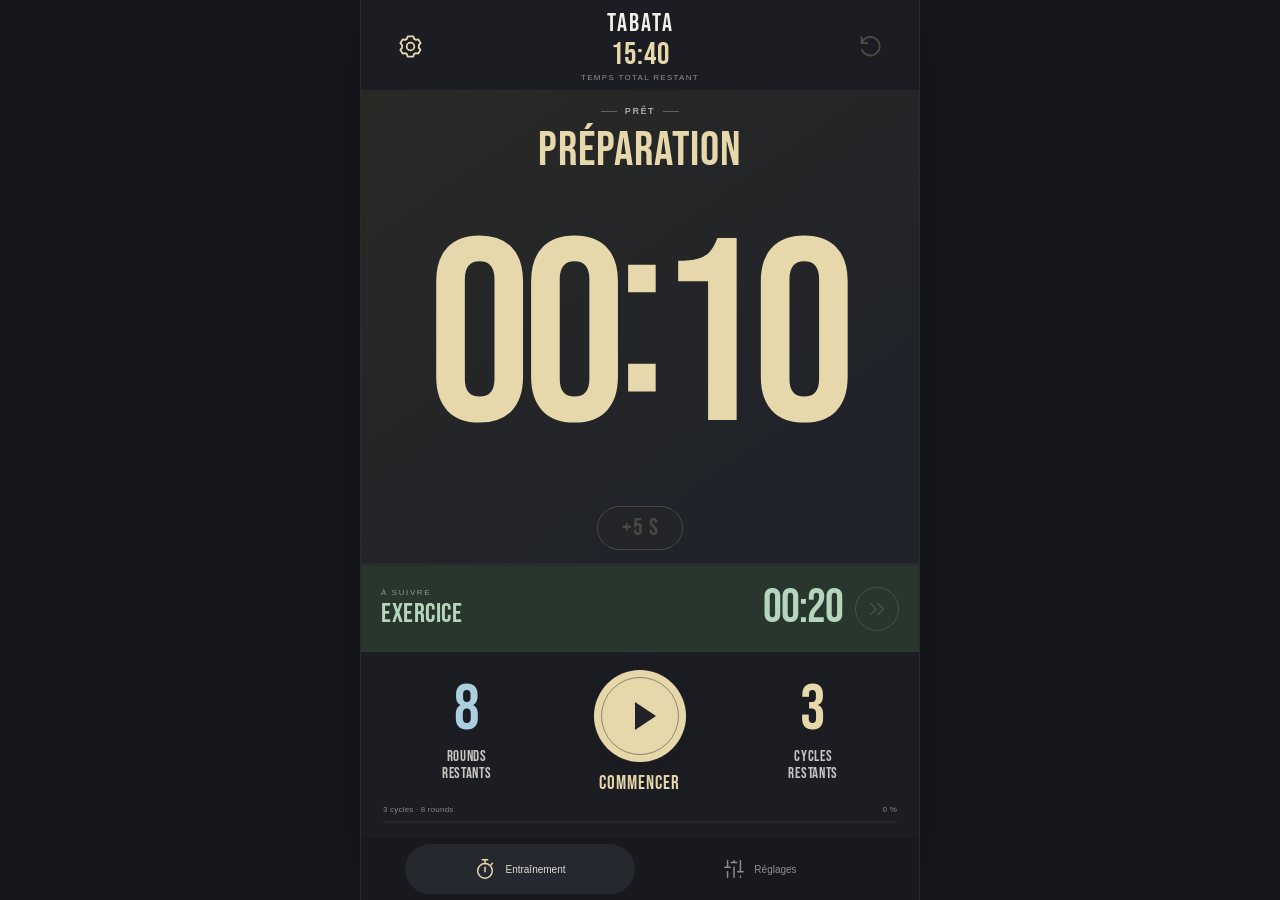
<file: index.html>
<!doctype html>
<html lang="fr">
<head>
<meta charset="utf-8">
<meta name="viewport" content="width=device-width, initial-scale=1, viewport-fit=cover">
<meta name="theme-color" content="#191b20">
<meta name="description" content="Ton chronomètre Tabata personnel : exercices, repos, cycles et récupération.">
<meta name="apple-mobile-web-app-capable" content="yes">
<meta name="apple-mobile-web-app-title" content="Mon Tabata">
<title>Mon Tabata — Chronomètre</title>
<link rel="icon" href="./icon.svg" type="image/svg+xml">
<link rel="manifest" href="./manifest.webmanifest">
<link rel="preload" href="./fonts/BebasNeue-Regular.ttf" as="font" type="font/ttf" crossorigin>
<link rel="stylesheet" href="./style.css?v=5">
<script type="module" src="./app.mjs?v=5"></script>
</head>
<body>
<svg class="svg-defs" aria-hidden="true" xmlns="http://www.w3.org/2000/svg"><defs>
<symbol id="i-settings" viewBox="0 0 24 24"><path d="m9.5 3-.7 2.2-1.6.9L5 5.7 3 9l1.5 1.8v2.4L3 15l2 3.3 2.2-.4 1.6.9.7 2.2h4.9l.7-2.2 1.6-.9 2.2.4 2-3.3-1.5-1.8v-2.4L21 9l-2-3.3-2.2.4-1.6-.9L14.5 3Z"/><circle cx="12" cy="12" r="3.4"/></symbol>
<symbol id="i-reset" viewBox="0 0 24 24"><path d="M4.2 9a8.2 8.2 0 1 1 .2 6M4 3.8V9h5.2"/></symbol>
<symbol id="i-play" viewBox="0 0 24 24"><path d="m8 4 12 8-12 8Z" fill="currentColor" stroke="none"/></symbol>
<symbol id="i-pause" viewBox="0 0 24 24"><path d="M7 5v14M17 5v14" stroke-width="4"/></symbol>
<symbol id="i-next" viewBox="0 0 24 24"><path d="m5 6 6 6-6 6m8-12 6 6-6 6"/></symbol>
<symbol id="i-chevron" viewBox="0 0 24 24"><path d="m9 5 7 7-7 7"/></symbol>
<symbol id="i-timer" viewBox="0 0 24 24"><circle cx="12" cy="14" r="8"/><path d="M12 10v5m-3-13h6m-3 0v4m6.4 1.6 1.8-1.8"/></symbol>
<symbol id="i-sliders" viewBox="0 0 24 24"><path d="M5 3v7m0 5v6m7-18v2m0 5v11m7-18v12m0 5v1M2 10h6m1-5h6m1 10h6"/></symbol>
</defs></svg>
<main id="app-shell" class="app-shell" data-view="training" data-phase="preparation">
<section id="training-screen" class="training-screen" aria-label="Écran d’entraînement">
<header class="training-header">
<button id="settings-open" class="icon-button" type="button" aria-label="Ouvrir les réglages"><svg><use href="#i-settings"/></svg></button>
<div class="session-heading"><h1>Tabata</h1><span id="total-remaining" aria-label="Temps total restant">15:40</span><span class="total-caption">temps total restant</span></div>
<button id="reset" class="icon-button reset-button" type="button" aria-label="Arrêter et réinitialiser la séance" title="Arrêter et réinitialiser" disabled><svg><use href="#i-reset"/></svg></button>
</header>
<section id="timer-card" class="phase-panel" data-phase="preparation" aria-labelledby="phase-label">
<div class="phase-status"><span class="status-line"></span><span id="run-state" role="status">Prêt</span><span class="status-line"></span></div>
<h2 id="phase-label">Préparation</h2>
<div class="time-wrap"><div id="clock" class="clock" role="timer" aria-label="Temps restant dans la phase : 00:10"><span id="clock-minutes">00</span><span class="timer-separator" aria-hidden="true">:</span><span id="clock-seconds">10</span></div></div>
<div class="phase-actions"><button id="add-five" class="extend-button" type="button" aria-label="Ajouter 5 secondes à la phase en cours" disabled>+5 s</button></div>
<div class="phase-track"><div id="phase-progress"></div></div>
<p id="error" class="error training-error" role="alert" hidden></p>
</section>
<section id="next-panel" class="next-panel" data-phase="exercise" aria-label="Prochaine phase">
<div class="next-copy"><span class="next-kicker">À suivre</span><h3 id="next-label">Exercice</h3></div><strong id="next-time">00:20</strong><button id="skip" class="icon-button skip-button" type="button" aria-label="Passer à la phase suivante" disabled><svg><use href="#i-next"/></svg></button>
</section>
<div class="control-deck">
<div class="remaining rounds"><strong id="round-count">8</strong><span>Rounds<br>restants</span></div>
<div class="play-control"><button id="start" class="play-button" type="button" aria-label="Commencer la séance"><svg id="play-icon"><use href="#i-play"/></svg><svg id="pause-icon" hidden><use href="#i-pause"/></svg><svg id="replay-icon" hidden><use href="#i-reset"/></svg></button><span id="start-label">Commencer</span></div>
<div class="remaining cycles"><strong id="cycle-count">3</strong><span>Cycles<br>restants</span></div>
</div>
<div class="session-footer"><div class="session-footer-labels"><span id="position-label">3 cycles · 8 rounds</span><span id="progress-label">0 %</span></div><div id="session-progress" class="session-track" role="progressbar" aria-label="Progression de la séance" aria-valuemin="0" aria-valuemax="100" aria-valuenow="0"><div id="progress"></div></div></div>
</section>
<section id="settings-screen" class="settings-screen" aria-label="Réglages de la séance" hidden>
<header class="settings-header"><button id="settings-cancel" class="text-button" type="button">Annuler</button><h2>Tabata</h2><button id="settings-save" class="text-button save-button" type="submit" form="settings-form">Enregistrer</button></header>
<div class="settings-content" id="settings-content">
<div class="section-title"><span>Intervalles</span><span id="settings-duration">15:40</span></div>
<form id="settings-form"><fieldset id="settings-fields"><legend class="sr-only">Configurer la séance</legend>
<input id="preparation" type="hidden" value="10"><input id="exercise" type="hidden" value="20"><input id="rest" type="hidden" value="10"><input id="rounds" type="hidden" value="8"><input id="cycles" type="hidden" value="3"><input id="cycleRest" type="hidden" value="60"><input id="recovery" type="hidden" value="120">
<button class="setting-row" type="button" data-edit="preparation" id="edit-preparation"><span class="setting-copy"><span class="setting-name"><i class="phase-dot preparation"></i>Préparation</span><span class="setting-description">Une seule fois avant de commencer</span></span><span class="setting-value" data-value="preparation">00:10</span><svg class="chevron"><use href="#i-chevron"/></svg></button>
<button class="setting-row" type="button" data-edit="exercise" id="edit-exercise"><span class="setting-copy"><span class="setting-name"><i class="phase-dot exercise"></i>Exercice</span><span class="setting-description">Durée de chaque effort</span></span><span class="setting-value" data-value="exercise">00:20</span><svg class="chevron"><use href="#i-chevron"/></svg></button>
<button class="setting-row" type="button" data-edit="rest" id="edit-rest"><span class="setting-copy"><span class="setting-name"><i class="phase-dot rest"></i>Repos</span><span class="setting-description">Entre les exercices du cycle</span></span><span class="setting-value" data-value="rest">00:10</span><svg class="chevron"><use href="#i-chevron"/></svg></button>
<button class="setting-row" type="button" data-edit="rounds" id="edit-rounds"><span class="setting-copy"><span class="setting-name"><i class="phase-dot recovery"></i>Rounds</span><span class="setting-description">Exercices dans chaque cycle</span></span><span class="setting-value" data-value="rounds">8</span><svg class="chevron"><use href="#i-chevron"/></svg></button>
<button class="setting-row" type="button" data-edit="cycles" id="edit-cycles"><span class="setting-copy"><span class="setting-name"><i class="phase-dot preparation"></i>Cycles</span><span class="setting-description">Nombre de séries de rounds</span></span><span class="setting-value" data-value="cycles">3</span><svg class="chevron"><use href="#i-chevron"/></svg></button>
<button class="setting-row" type="button" data-edit="cycleRest" id="edit-cycleRest"><span class="setting-copy"><span class="setting-name"><i class="phase-dot cycleRest"></i>Repos entre cycles</span><span class="setting-description">Remplace le repos du dernier round</span></span><span class="setting-value" data-value="cycleRest">01:00</span><svg class="chevron"><use href="#i-chevron"/></svg></button>
<button class="setting-row" type="button" data-edit="recovery" id="edit-recovery"><span class="setting-copy"><span class="setting-name"><i class="phase-dot recovery"></i>Récupération</span><span class="setting-description">Après le tout dernier exercice</span></span><span class="setting-value" data-value="recovery">02:00</span><svg class="chevron"><use href="#i-chevron"/></svg></button>
<div class="section-title secondary-title"><span>Signaux sonores</span></div>
<label class="sound-option"><span><strong>Décompte de fin de phase</strong><small>Bips pendant les 3 dernières secondes</small></span><input id="countdown" type="checkbox" checked></label>
<div class="presets"><button id="preset-demo" class="preset" type="button">Essai rapide · 45 s</button><button id="preset-default" class="preset" type="button">Exemple 20 / 10</button></div>
</fieldset><p id="config-error" class="error" role="alert" hidden></p></form>
<p id="settings-note" class="settings-note">Les réglages sont conservés sur cet appareil après enregistrement.</p>
<details class="help"><summary>Utilisation et informations</summary><p>Une durée à zéro ignore la préparation ou le repos correspondant. Les exercices durent au moins une seconde. Durée initiale maximale : 60 minutes. Le bouton +5 s prolonge la phase en cours sans changer les autres rounds.</p><p>Ouvre la séance dans Safari. Le maintien de l’écran et le son écran verrouillé suivent le fonctionnement déjà testé sur ton iPhone. Un appel ou une autre lecture audio peut interrompre le son. Recharger la page remet la séance à zéro.</p><p>Pour ajouter une icône : Partager → Sur l’écran d’accueil. Le mode hors connexion n’est pas encore prévu.</p><p><span id="wake-dot" class="dot"></span> <span id="wake">Maintien de l’écran au lancement</span></p><p><a href="./test-iphone.html">Retrouver le premier test iPhone</a></p><audio id="audio" controls preload="auto" playsinline aria-label="Sons de la séance"></audio></details>
<p class="private-note">Personnel · Aucun paiement dans l’application</p>
</div>
</section>
<nav class="bottom-nav" aria-label="Navigation principale"><button id="nav-training" class="nav-item is-active" type="button" aria-current="page"><svg><use href="#i-timer"/></svg><span>Entraînement</span></button><button id="nav-settings" class="nav-item" type="button"><svg><use href="#i-sliders"/></svg><span>Réglages</span></button></nav>
<dialog id="value-editor" class="value-editor" aria-labelledby="editor-title"><form id="editor-form"><div class="sheet-handle" aria-hidden="true"></div><span class="editor-kicker">Réglage de la séance</span><h2 id="editor-title">Préparation</h2><p id="editor-description">Une seule fois avant de commencer</p><div id="duration-editor" class="duration-editor"><label><input id="editor-minutes" type="number" inputmode="numeric" min="0" max="30" step="1" value="0"><span>minutes</span></label><span class="editor-colon" aria-hidden="true">:</span><label><input id="editor-seconds" type="number" inputmode="numeric" min="0" max="59" step="1" value="10"><span>secondes</span></label></div><div id="count-editor" class="count-editor" hidden><label><span id="editor-count-label">Nombre</span><input id="editor-number" type="number" inputmode="numeric" min="1" max="50" step="1" value="1"></label></div><p id="editor-error" class="error" role="alert" hidden></p><div class="editor-actions"><button id="editor-cancel" type="button">Annuler</button><button class="editor-confirm" type="submit">Valider</button></div></form></dialog>
<p id="announcement" class="sr-only" aria-live="polite" aria-atomic="true"></p>
</main>
</body>
</html>
</file>
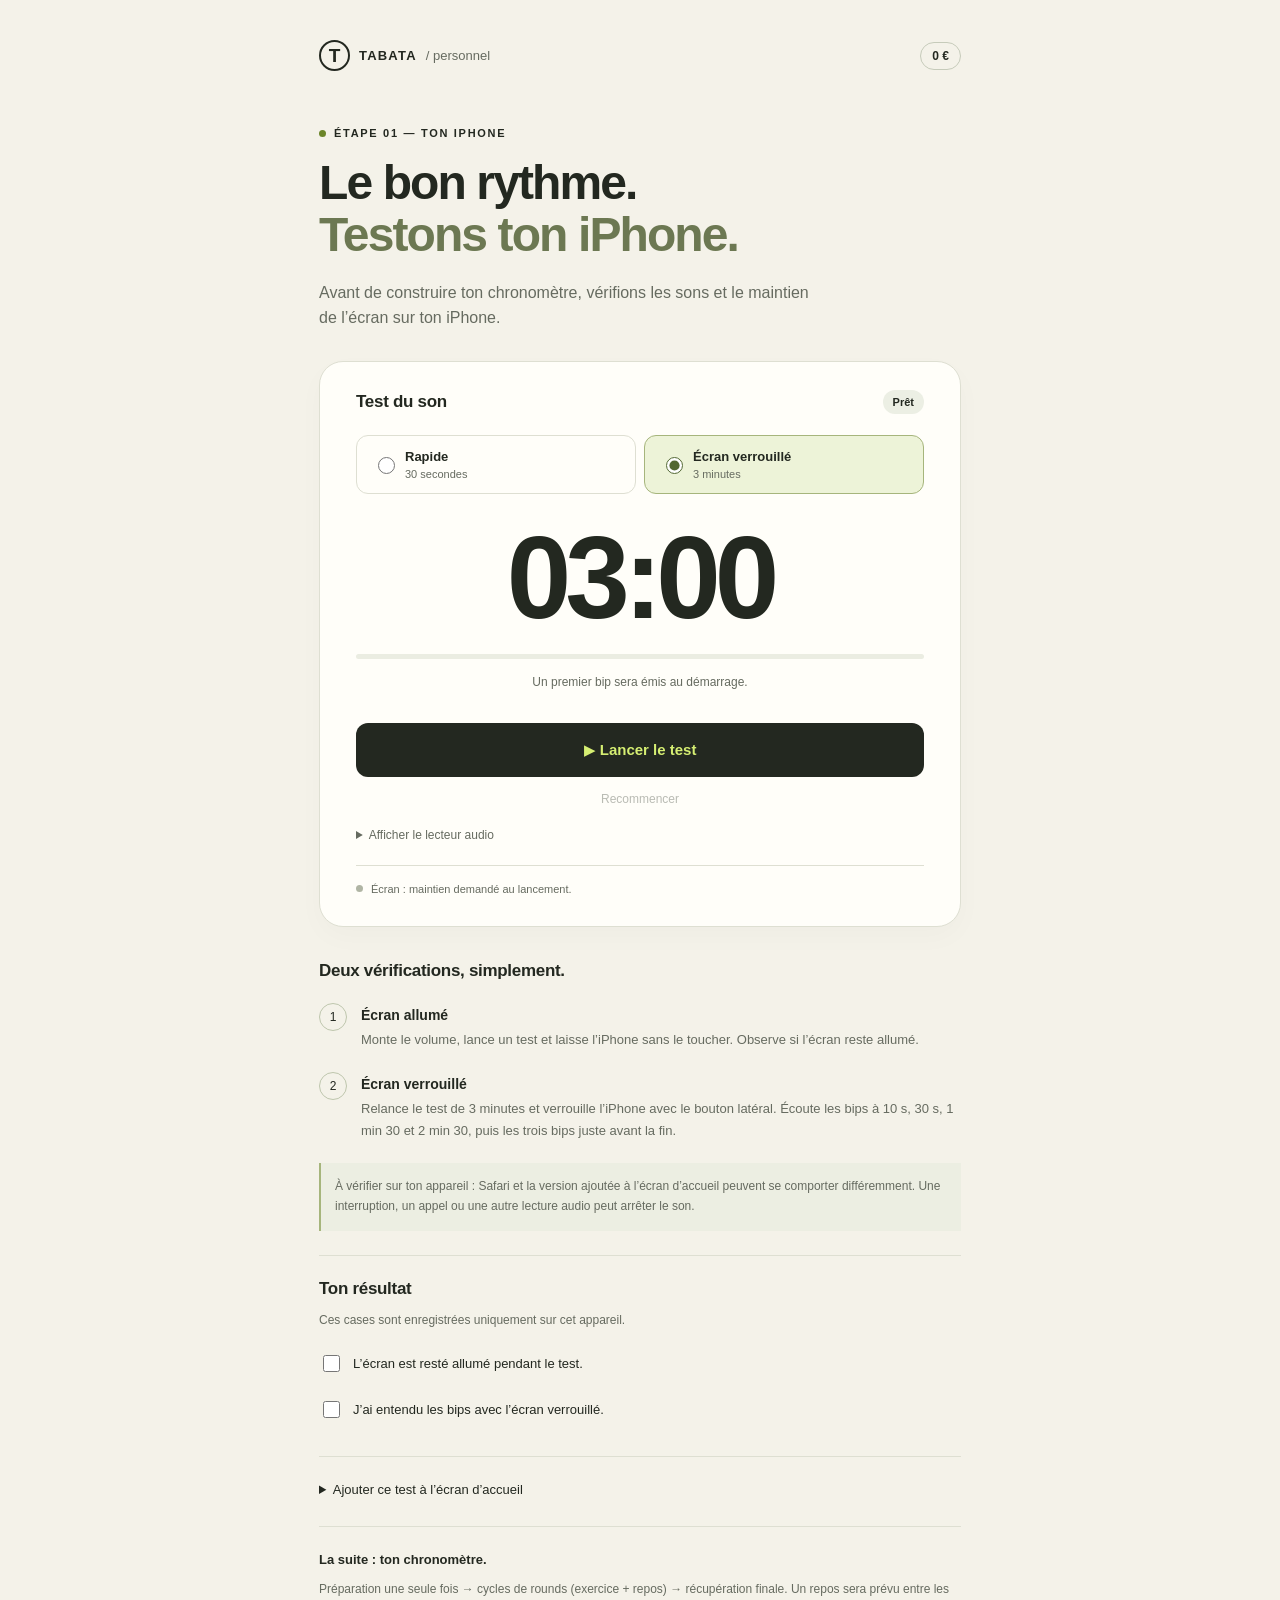
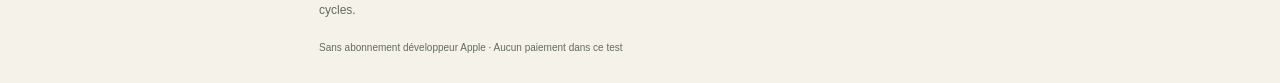
<file: test-iphone.html>
<!doctype html>
<html lang="fr">
<head>
<meta charset="utf-8">
<meta name="viewport" content="width=device-width, initial-scale=1, viewport-fit=cover">
<meta name="theme-color" content="#f4f2e9">
<meta name="description" content="Première étape de ton chronomètre Tabata gratuit : tester le son et l’écran sur ton iPhone.">
<meta name="apple-mobile-web-app-capable" content="yes">
<title>Tabata — Test iPhone</title>
<link rel="icon" href="./icon.svg" type="image/svg+xml">
<link rel="manifest" href="./manifest.webmanifest">
<link rel="stylesheet" href="./test-style.css">
<script type="module" src="./test-app.mjs"></script>
</head>
<body>
<main>
<header><a class="brand" href="./" aria-label="Accueil Tabata"><span class="brand-icon" aria-hidden="true">T</span> TABATA<span class="brand-light"> / personnel</span></a><span class="free">0 €</span></header>
<div class="eyebrow"><span></span> ÉTAPE 01 — TON IPHONE</div>
<h1>Le bon rythme.<br><em>Testons ton iPhone.</em></h1>
<p class="intro">Avant de construire ton chronomètre, vérifions les sons et le maintien de l’écran sur ton iPhone.</p>
<section class="timer-card" aria-labelledby="test-title">
<div class="card-top"><h2 id="test-title">Test du son</h2><span id="state" class="state" role="status">Prêt</span></div>
<fieldset id="choices"><legend class="sr-only">Durée du test</legend>
<label class="choice"><input type="radio" name="test" value="short"><span>Rapide<small>30 secondes</small></span></label>
<label class="choice"><input type="radio" name="test" value="long" checked><span>Écran verrouillé<small>3 minutes</small></span></label>
</fieldset>
<div id="clock" class="clock" role="timer" aria-label="Temps restant">03:00</div>
<div class="track"><div id="progress"></div></div>
<p id="next" class="next">Un premier bip sera émis au démarrage.</p>
<button id="start" class="primary" type="button"><span aria-hidden="true">▶</span> Lancer le test</button>
<button id="reset" class="secondary" type="button" disabled>Recommencer</button>
<details class="audio-details"><summary>Afficher le lecteur audio</summary><audio id="audio" controls preload="auto" playsinline aria-label="Piste des bips du test"></audio></details>
<p id="error" class="error" role="alert" hidden></p>
<div class="wake-status"><span id="wake-dot" class="dot"></span><span id="wake">Écran : maintien demandé au lancement.</span></div>
</section>
<section class="instructions" aria-labelledby="instructions-title">
<h2 id="instructions-title">Deux vérifications, simplement.</h2>
<ol>
<li><span class="step">1</span><div><strong>Écran allumé</strong><p>Monte le volume, lance un test et laisse l’iPhone sans le toucher. Observe si l’écran reste allumé.</p></div></li>
<li><span class="step">2</span><div><strong>Écran verrouillé</strong><p>Relance le test de 3 minutes et verrouille l’iPhone avec le bouton latéral. Écoute les bips à 10 s, 30 s, 1 min 30 et 2 min 30, puis les trois bips juste avant la fin.</p></div></li>
</ol>
<p class="notice">À vérifier sur ton appareil : Safari et la version ajoutée à l’écran d’accueil peuvent se comporter différemment. Une interruption, un appel ou une autre lecture audio peut arrêter le son.</p>
</section>
<section class="results" aria-labelledby="results-title"><h2 id="results-title">Ton résultat</h2><p>Ces cases sont enregistrées uniquement sur cet appareil.</p>
<label><input id="result-screen" type="checkbox"> L’écran est resté allumé pendant le test.</label>
<label><input id="result-audio" type="checkbox"> J’ai entendu les bips avec l’écran verrouillé.</label>
</section>
<details class="install"><summary>Ajouter ce test à l’écran d’accueil</summary><p>Ouvre ce lien dans <strong>Safari</strong>, puis utilise <strong>Partager → Sur l’écran d’accueil</strong>. Si l’option est proposée, active « Ouvrir comme app web », puis touche Ajouter. Les libellés varient selon la version d’iOS.</p></details>
<footer><strong>La suite : ton chronomètre.</strong><p>Préparation une seule fois → cycles de rounds (exercice + repos) → récupération finale. Un repos sera prévu entre les cycles.</p><span>Sans abonnement développeur Apple · Aucun paiement dans ce test</span></footer>
</main>
</body>
</html>
</file>
<file: style.css>
@font-face{font-family:Bebas;src:url('./fonts/BebasNeue-Regular.ttf') format('truetype');font-style:normal;font-weight:400;font-display:swap}
:root{color-scheme:dark;--background:#15171b;--surface:#202329;--line:#31343b;--text:#f2f0eb;--muted:#93969d;--yellow:#e7d8ab;--mint:#b5d5bd;--rose:#e1b0b5;--lavender:#c7b8df;--blue:#accfe0;--phase:var(--yellow);--phase-bg:#2a2926;font-family:-apple-system,BlinkMacSystemFont,'Segoe UI',Arial,sans-serif;color:var(--text);background:var(--background);font-synthesis:none}*{box-sizing:border-box}html,body{margin:0;min-height:100%;overscroll-behavior-y:none}button,input{font:inherit}button{touch-action:manipulation;-webkit-tap-highlight-color:transparent;cursor:pointer}button:disabled{cursor:default}button:focus-visible,summary:focus-visible,a:focus-visible,input:focus-visible{outline:2px solid var(--blue);outline-offset:4px}button svg{pointer-events:none}svg{width:24px;height:24px;fill:none;stroke:currentColor;stroke-width:1.6;stroke-linecap:round;stroke-linejoin:round}.svg-defs{position:absolute;width:0;height:0;overflow:hidden}.app-shell{width:100%;max-width:560px;margin:0 auto;height:100svh;height:100dvh;min-height:620px;display:flex;flex-direction:column;padding-top:env(safe-area-inset-top);background:#1b1d22;box-shadow:0 0 80px #0002;--phase:var(--yellow);--phase-bg:#2a2926}.app-shell[data-phase=exercise]{--phase:var(--mint);--phase-bg:#242d28}.app-shell[data-phase=rest]{--phase:var(--rose);--phase-bg:#2d2529}.app-shell[data-phase=cycleRest]{--phase:var(--lavender);--phase-bg:#2a2732}.app-shell[data-phase=recovery]{--phase:var(--blue);--phase-bg:#252b31}.app-shell[data-phase=done]{--phase:var(--mint);--phase-bg:#242d28}.training-screen{display:flex;flex:1;flex-direction:column;min-height:0}.training-header{display:grid;grid-template-columns:54px 1fr 54px;align-items:center;flex:0 0 90px;padding:8px 18px 5px;background:#1b1d22}.icon-button{display:grid;place-items:center;width:46px;height:46px;min-width:44px;min-height:44px;border:0;border-radius:50%;background:transparent;color:var(--phase)}.icon-button svg{width:27px;height:27px}.icon-button:disabled{opacity:.25}.session-heading{text-align:center}.session-heading h1{font-family:Bebas,sans-serif;font-size:25px;letter-spacing:2px;line-height:1;margin:0 0 3px;font-weight:400;color:var(--text)}#total-remaining{font-family:Bebas,sans-serif;color:var(--phase);font-size:31px;line-height:1;letter-spacing:1px}.total-caption{display:block;color:#8c8e96;font-size:8px;letter-spacing:1.3px;text-transform:uppercase;margin-top:3px}.reset-button{justify-self:end}.phase-panel{display:flex;flex:1;flex-direction:column;min-height:225px;padding:15px 20px 0;background:linear-gradient(145deg,var(--phase-bg),#202329 75%);position:relative;overflow:hidden}.phase-status{display:flex;justify-content:center;align-items:center;gap:8px;color:#a5a5aa;font-size:9px;font-weight:600;letter-spacing:1.6px;text-transform:uppercase;margin-bottom:9px;line-height:12px}.status-line{width:16px;height:1px;background:#5f6068}#phase-label{font-family:Bebas,sans-serif;text-transform:uppercase;font-size:clamp(31px,10vw,48px);font-weight:400;letter-spacing:1px;line-height:1.05;text-align:center;margin:0;color:var(--phase)}.time-wrap{display:flex;flex:1;align-items:center;justify-content:center;min-height:0;padding:4px 0 0}.clock{font-family:Bebas,sans-serif;font-size:49vw;font-size:min(49vw,29dvh,260px);letter-spacing:-.035em;font-variant-numeric:tabular-nums;font-weight:400;line-height:.91;color:var(--phase);white-space:nowrap;padding-right:.02em}.phase-track{height:3px;flex:0 0 3px;background:#ffffff0a;margin:0 -20px;overflow:hidden}#phase-progress{height:100%;width:0;background:var(--phase);opacity:.65}.next-panel{display:grid;grid-template-columns:1fr auto 44px;align-items:center;gap:12px;flex:0 0 86px;padding:11px 20px;color:var(--mint);background:#29362e;border-bottom:1px solid #ffffff05}.next-panel[data-phase=preparation]{color:var(--yellow);background:#343126}.next-panel[data-phase=rest]{color:var(--rose);background:#362a2f}.next-panel[data-phase=cycleRest]{color:var(--lavender);background:#302c3c}.next-panel[data-phase=recovery]{color:var(--blue);background:#29363d}.next-panel[data-phase=done]{color:var(--mint);background:#29362e}.next-copy{min-width:0}.next-kicker{font-size:8px;letter-spacing:1.6px;text-transform:uppercase;opacity:.65;display:block;margin-bottom:3px}.next-copy h3{font-family:Bebas,sans-serif;font-size:27px;line-height:1.05;letter-spacing:.5px;font-weight:400;margin:0;text-transform:uppercase}#next-time{font-family:Bebas,sans-serif;font-size:47px;font-weight:400;letter-spacing:-1px;white-space:nowrap;line-height:1}.skip-button{color:inherit;width:44px;height:44px;border:1px solid currentColor;opacity:.7}.skip-button svg{width:22px;height:22px}.skip-button:disabled{opacity:.18}.control-deck{display:grid;grid-template-columns:1fr 1.35fr 1fr;align-items:center;flex:0 0 153px;padding:13px 18px 7px;gap:7px}.remaining{text-align:center;align-self:center}.remaining strong{display:block;font-family:Bebas,sans-serif;font-size:64px;line-height:.95;font-weight:400}.rounds strong{color:var(--blue)}.cycles strong{color:var(--yellow)}.remaining>span{display:block;font-family:Bebas,sans-serif;font-size:15px;letter-spacing:.7px;line-height:1.12;color:#c8c6c3;margin-top:8px}.play-control{display:flex;flex-direction:column;align-items:center;justify-content:center;gap:12px}.play-button{display:grid;place-items:center;position:relative;isolation:isolate;border:0;flex-shrink:0;width:92px;height:92px;border-radius:50%;background:var(--phase);color:#212329;box-shadow:0 0 0 1px #ffffff08,0 5px 24px #0002}.play-button:before{content:'';position:absolute;inset:7px;border:1px solid #1b1d2270;border-radius:50%;z-index:-1}.play-button svg{width:42px;height:42px}.play-button #play-icon{margin-left:5px}.play-button:active{transform:scale(.97)}.play-button:disabled{opacity:.4}#start-label{font-family:Bebas,sans-serif;text-transform:uppercase;letter-spacing:1px;color:var(--phase);font-size:19px;line-height:1}.session-footer{flex:0 0 31px;margin:0 22px 0}.session-footer-labels{font-size:8px;color:#858892;letter-spacing:.2px;display:flex;justify-content:space-between;margin-bottom:7px}.session-track{height:2px;background:#ffffff0b;overflow:hidden}#progress{height:100%;width:0;background:var(--phase);opacity:.55}.bottom-nav{display:flex;justify-content:center;gap:10px;flex-shrink:0;padding:7px 20px calc(6px + env(safe-area-inset-bottom));min-height:64px;background:#17191d;border-top:1px solid #ffffff06}.nav-item{display:flex;justify-content:center;align-items:center;gap:9px;flex:1;max-width:230px;min-height:44px;border:0;border-radius:30px;background:transparent;color:#898d96;font-size:10px}.nav-item svg{width:22px;height:22px}.nav-item.is-active{background:#25282f;color:#e2ded4}.nav-item.is-active svg{color:var(--yellow)}.settings-screen{flex:1;display:flex;flex-direction:column;min-height:0;background:#1c1e23}.settings-header{flex:0 0 74px;display:grid;grid-template-columns:1fr auto 1fr;align-items:center;padding:9px 18px;background:#22242a;border-bottom:1px solid #31333a;gap:10px}.settings-header h2{margin:0;text-align:center;font-family:Bebas,sans-serif;font-size:25px;font-weight:400;letter-spacing:1px}.text-button{border:0;background:transparent;color:#a6a6ad;text-transform:uppercase;font-family:Bebas,sans-serif;font-size:20px;font-weight:400;letter-spacing:.5px;min-height:44px;padding:0;text-align:left}.save-button{text-align:right;color:var(--mint)}.save-button:disabled{opacity:.35}.settings-content{overflow-y:auto;overscroll-behavior-y:contain;-webkit-overflow-scrolling:touch;flex:1;min-height:0;padding-bottom:15px}.section-title{padding:13px 20px 12px;display:flex;justify-content:space-between;align-items:center;background:#25272d;color:#91949c;text-transform:uppercase;font-family:Bebas,sans-serif;font-size:17px;letter-spacing:1px}#settings-duration{color:#c9c6bf;font-size:20px;letter-spacing:.8px}.secondary-title{margin-top:10px;font-size:16px;padding-top:11px;padding-bottom:11px}fieldset{border:0;padding:0;margin:0;min-width:0}fieldset:disabled .setting-row,fieldset:disabled .sound-option{opacity:.45}.setting-row{display:grid;grid-template-columns:minmax(0,1fr) auto 16px;align-items:center;gap:11px;width:calc(100% - 32px);margin:0 16px;padding:15px 0 14px;min-height:84px;border:0;border-bottom:1px solid #33353b;border-radius:0;background:transparent;color:var(--text);text-align:left}.setting-copy{min-width:0}.setting-name{display:flex;align-items:center;gap:9px;font-family:Bebas,sans-serif;font-size:24px;font-weight:400;letter-spacing:.4px;line-height:1.1;text-transform:uppercase}.phase-dot{display:block;flex-shrink:0;width:14px;height:14px;border-radius:50%;background:var(--yellow)}.phase-dot.exercise{background:var(--mint)}.phase-dot.rest{background:var(--rose)}.phase-dot.cycleRest{background:var(--lavender)}.phase-dot.recovery{background:var(--blue)}.setting-description{display:block;font-size:10px;line-height:1.45;color:#8d9099;margin-top:8px}.setting-value{font-family:Bebas,sans-serif;line-height:1;font-size:39px;font-weight:400;letter-spacing:-.4px;color:#f0eee8;white-space:nowrap}.chevron{width:16px;height:19px;color:#6a6e78;stroke-width:1.5}.sound-option{display:flex;align-items:center;justify-content:space-between;gap:14px;padding:20px;margin:0;min-height:76px}.sound-option strong{font-size:12px;font-weight:500}.sound-option small{display:block;font-size:10px;color:#8d9099;margin-top:5px;line-height:1.4}.sound-option input{width:24px;height:24px;accent-color:var(--mint);flex-shrink:0}.presets{display:flex;padding:0 18px;gap:10px;margin:8px 0 18px}.preset{flex:1;border:1px solid #42464e;background:#292c33;border-radius:9px;min-height:44px;padding:8px;font-size:10px;color:#d5d7d6}.settings-note{font-size:10px;line-height:1.7;color:#8d9099;margin:0 20px 17px}.help{font-size:11px;line-height:1.7;margin:0 20px;color:#a4a7af}.help summary{cursor:pointer;min-height:34px;padding:6px 0;color:#d0d0d0}.help p{margin:10px 0}.help a{color:var(--blue)}audio{display:block;width:100%;margin-top:14px;height:42px}.private-note{font-size:9px;line-height:1.5;color:#686e79;text-align:center;margin:22px 16px 3px}.dot{display:inline-block;width:6px;height:6px;vertical-align:middle;border-radius:50%;background:#888}.dot.active{background:var(--mint)}.error{color:#f3c0c4;background:#442b32;padding:11px 13px;margin:12px 16px;border-radius:8px;font-size:11px;line-height:1.5}.training-error{position:absolute;bottom:5px;left:0;right:0;margin:12px;box-shadow:0 5px 20px #0006;z-index:2}.value-editor{color:var(--text);padding:0;border:1px solid #44464e;border-radius:24px 24px 0 0;background:#24272e;max-width:560px;width:100%;margin:auto auto 0;max-height:90dvh;box-shadow:0 -20px 70px #0005;overflow-y:auto}.value-editor::backdrop{background:#080a10a8;backdrop-filter:blur(5px)}.value-editor form{padding:11px 24px calc(24px + env(safe-area-inset-bottom))}.sheet-handle{height:4px;width:38px;border-radius:3px;background:#585c66;margin:0 auto 23px}.editor-kicker{font-size:9px;text-transform:uppercase;letter-spacing:1.4px;color:#8e949f}.value-editor h2{font-family:Bebas,sans-serif;font-size:35px;font-weight:400;letter-spacing:.5px;margin:8px 0 5px;color:var(--yellow)}#editor-description{font-size:11px;line-height:1.6;color:#a7aab2;margin:0 0 24px}.duration-editor{display:grid;grid-template-columns:1fr 16px 1fr;gap:13px;max-width:290px;align-items:start;margin:0 auto 26px}.duration-editor label{text-align:center}.duration-editor input,.count-editor input{width:100%;min-height:80px;font-family:Bebas,sans-serif;font-size:57px;font-weight:400;line-height:1.2;letter-spacing:1px;text-align:center;border:1px solid #4e535c;border-radius:11px;background:#1a1c22;color:#efeee8;appearance:textfield}.duration-editor input::-webkit-inner-spin-button,.duration-editor input::-webkit-outer-spin-button,.count-editor input::-webkit-inner-spin-button,.count-editor input::-webkit-outer-spin-button{-webkit-appearance:none;margin:0}.duration-editor label span{font-size:10px;color:#8f949e;display:block;margin-top:8px}.editor-colon{font-family:Bebas,sans-serif;font-size:50px;line-height:80px;text-align:center;color:#8e939c}.count-editor{max-width:160px;margin:0 auto 26px}.count-editor label>span{display:block;font-size:10px;color:#999fa9;margin-bottom:8px;text-align:center}.editor-actions{display:flex;gap:11px}.editor-actions button{flex:1;min-height:48px;border-radius:10px;border:1px solid #4a4d55;background:transparent;color:#c5c8ce;font-size:13px;font-weight:500}.editor-actions .editor-confirm{background:var(--mint);color:#202823;border-color:var(--mint)}.sr-only{position:absolute;width:1px;height:1px;margin:-1px;overflow:hidden;clip:rect(0,0,0,0)}[hidden]{display:none!important}@media(min-width:600px){.app-shell{border-left:1px solid #282b31;border-right:1px solid #282b31}.phase-panel{padding-left:30px;padding-right:30px}.phase-track{margin-left:-30px;margin-right:-30px}.training-header{padding-left:26px;padding-right:26px}.control-deck{padding-left:35px;padding-right:35px}.setting-row{min-height:91px}.setting-name{font-size:27px}.setting-description{font-size:10px}.setting-value{font-size:45px}}@media(max-height:730px){.training-header{flex-basis:76px}.session-heading h1{font-size:22px}#total-remaining{font-size:29px}.phase-panel{min-height:205px;padding-top:10px}.phase-status{margin-bottom:6px}#phase-label{font-size:34px}.next-panel{flex-basis:75px}.next-copy h3{font-size:24px}#next-time{font-size:42px}.control-deck{flex-basis:132px;padding-top:8px;padding-bottom:3px}.play-button{width:80px;height:80px}.play-control{gap:9px}.remaining strong{font-size:56px}.remaining>span{font-size:14px;margin-top:7px}#start-label{font-size:17px}.session-footer{flex-basis:26px}.bottom-nav{min-height:57px;padding-top:4px;padding-bottom:calc(4px + env(safe-area-inset-bottom))}.settings-header{flex-basis:65px}.setting-row{min-height:79px;padding-top:13px;padding-bottom:12px}}@media(max-width:360px){.training-header{padding-left:12px;padding-right:12px}.next-panel{padding-left:16px;padding-right:16px;gap:8px}.next-copy h3{font-size:23px}.setting-row{gap:7px;width:calc(100% - 28px);margin-left:14px;margin-right:14px}.setting-name{font-size:21px;gap:7px}.setting-value{font-size:35px}.setting-description{font-size:9px}.phase-dot{width:12px;height:12px}.settings-header{padding-left:14px;padding-right:14px;gap:8px}.text-button{font-size:18px}.remaining>span{font-size:13px}.bottom-nav{gap:6px;padding-left:14px;padding-right:14px}}@media(prefers-reduced-motion:no-preference){.play-button{transition:transform .12s}.nav-item{transition:background-color .15s,color .15s}}@media(orientation:landscape) and (max-height:550px){.app-shell{min-height:620px}}
.clock .timer-separator{display:inline-block;transform:translateY(-.11em)}

.phase-actions{display:flex;justify-content:center;flex:0 0 auto;padding:2px 0 13px}.extend-button{min-width:86px;min-height:44px;padding:6px 20px;border:1px solid currentColor;border-radius:24px;background:var(--phase-bg);color:var(--phase);font-family:Bebas,sans-serif;font-size:24px;letter-spacing:1px;line-height:1}.extend-button:disabled{opacity:.2}.extend-button:active:not(:disabled){transform:scale(.96)}@media(max-height:730px){.phase-actions{padding-bottom:9px}.extend-button{min-height:44px;font-size:22px}}
</file>
<file: test-style.css>
:root{--paper:#f4f2e9;--ink:#232820;--muted:#666b60;--accent:#d5ee72;--line:#dedfd2;--white:#fffef9;font-family:Arial,Helvetica,sans-serif;color:var(--ink);background:var(--paper);font-synthesis:none}
*{box-sizing:border-box}body{margin:0}main{max-width:690px;margin:0 auto;padding:30px 24px max(30px,env(safe-area-inset-bottom))}header{display:flex;align-items:center;justify-content:space-between;margin-bottom:56px}.brand{display:flex;align-items:center;gap:9px;font-size:13px;letter-spacing:1.2px;font-weight:800;color:inherit;text-decoration:none}.brand-icon{display:grid;place-items:center;width:31px;height:31px;border:2px solid var(--ink);border-radius:50%;font-size:19px;letter-spacing:0}.brand-light{font-weight:400;color:var(--muted);letter-spacing:0}.free{font-size:12px;border:1px solid #c6cbba;padding:6px 11px;border-radius:20px;font-weight:700}.eyebrow{font-size:11px;letter-spacing:1.7px;font-weight:700;display:flex;align-items:center;gap:8px}.eyebrow span{width:7px;height:7px;background:#6b8529;border-radius:50%}h1{font-size:clamp(32px,7vw,48px);line-height:1.09;letter-spacing:-1.9px;font-weight:600;margin:18px 0}h1 em{font-style:normal;color:#6c7852}.intro{color:var(--muted);font-size:16px;line-height:1.6;max-width:510px;margin:0 0 30px}h2{font-size:17px;letter-spacing:-.3px;margin:0;font-weight:700}.timer-card{background:var(--white);border:1px solid var(--line);padding:24px;border-radius:24px;box-shadow:0 10px 28px #28311806}.card-top{display:flex;justify-content:space-between;align-items:center;margin-bottom:21px}.state{font-size:11px;font-weight:700;padding:6px 10px;background:#ecefe4;border-radius:20px}.state[data-active="true"]{background:var(--accent)}fieldset{border:0;padding:0;margin:0;display:grid;grid-template-columns:1fr 1fr;gap:8px}.choice{border:1px solid var(--line);border-radius:12px;padding:12px 9px;display:flex;align-items:center;gap:7px;cursor:pointer;font-size:13px;font-weight:700}.choice:has(input:checked){background:#edf3d8;border-color:#a6b57c}.choice small{display:block;color:var(--muted);font-weight:400;margin-top:4px;font-size:11px}input[type=radio],input[type=checkbox]{accent-color:#536832;width:17px;height:17px;flex-shrink:0}.clock{text-align:center;font-size:clamp(72px,20vw,116px);letter-spacing:-6px;font-weight:700;font-variant-numeric:tabular-nums;margin:21px 0 12px;line-height:1.1}.track{height:5px;background:#ebede2;border-radius:5px;overflow:hidden}#progress{height:100%;width:0;background:#768c3d;transition:width .2s}.next{font-size:12px;color:var(--muted);text-align:center;min-height:30px;line-height:1.5;margin:14px 0 20px}button{font:inherit;touch-action:manipulation;cursor:pointer}.primary{border:0;border-radius:12px;background:var(--ink);color:var(--accent);min-height:54px;font-size:15px;font-weight:700;display:block;width:100%}.primary span{font-size:12px;margin-right:7px}.primary:hover{background:#3b4533}.secondary{display:block;width:100%;border:0;background:transparent;color:var(--muted);padding:15px;font-size:12px;min-height:44px}.secondary:disabled{opacity:.45;cursor:default}.audio-details{font-size:12px;color:var(--muted);margin:0 0 16px}summary{cursor:pointer;line-height:1.5;padding:5px 0}audio{display:block;width:100%;margin-top:10px}.wake-status{border-top:1px solid var(--line);padding-top:15px;display:flex;align-items:flex-start;gap:8px;font-size:11px;color:var(--muted);line-height:1.5}.dot{width:7px;height:7px;margin-top:4px;background:#b0b5a4;border-radius:50%;flex-shrink:0}.dot.active{background:#6b8529}.error{color:#9b3326;font-size:13px;line-height:1.5;padding:12px;background:#fff0eb;border-radius:10px}.instructions{margin:34px 0 24px}.instructions h2{margin-bottom:22px}ol{list-style:none;padding:0;margin:0}li{display:flex;gap:14px;margin-bottom:22px}.step{display:grid;place-items:center;width:28px;height:28px;flex-shrink:0;border:1px solid #bec6ad;border-radius:50%;font-size:12px}li strong{display:block;font-size:14px;margin:4px 0 6px}li p,.notice,.install p{font-size:13px;line-height:1.65;color:var(--muted);margin:0}.notice{font-size:12px;padding:14px;border-left:2px solid #a6b57c;background:#eceee2}.results{border-top:1px solid var(--line);padding-top:23px}.results p{color:var(--muted);font-size:12px;line-height:1.5}.results label{display:flex;gap:10px;align-items:center;font-size:13px;line-height:1.5;min-height:46px;padding:6px 0}.install{border-top:1px solid var(--line);margin-top:23px;padding:18px 0;font-size:13px}.install p{margin-top:10px}footer{border-top:1px solid var(--line);padding-top:25px;margin-top:4px;font-size:13px}footer p{font-size:12px;line-height:1.7;color:var(--muted)}footer span{display:block;font-size:10px;color:var(--muted);margin-top:22px}.sr-only{position:absolute;width:1px;height:1px;margin:-1px;overflow:hidden;clip:rect(0,0,0,0)}:focus-visible{outline:3px solid #7f9941;outline-offset:4px}button:disabled{cursor:default}fieldset:disabled{opacity:.6}@media(min-width:600px){main{padding-top:40px}.timer-card{padding:28px 36px}.choice{padding:13px 16px}}@media(prefers-reduced-motion:reduce){#progress{transition:none}}@media(max-width:360px){main{padding-left:16px;padding-right:16px}.timer-card{padding:20px}.brand-light{display:none}}
</file>
